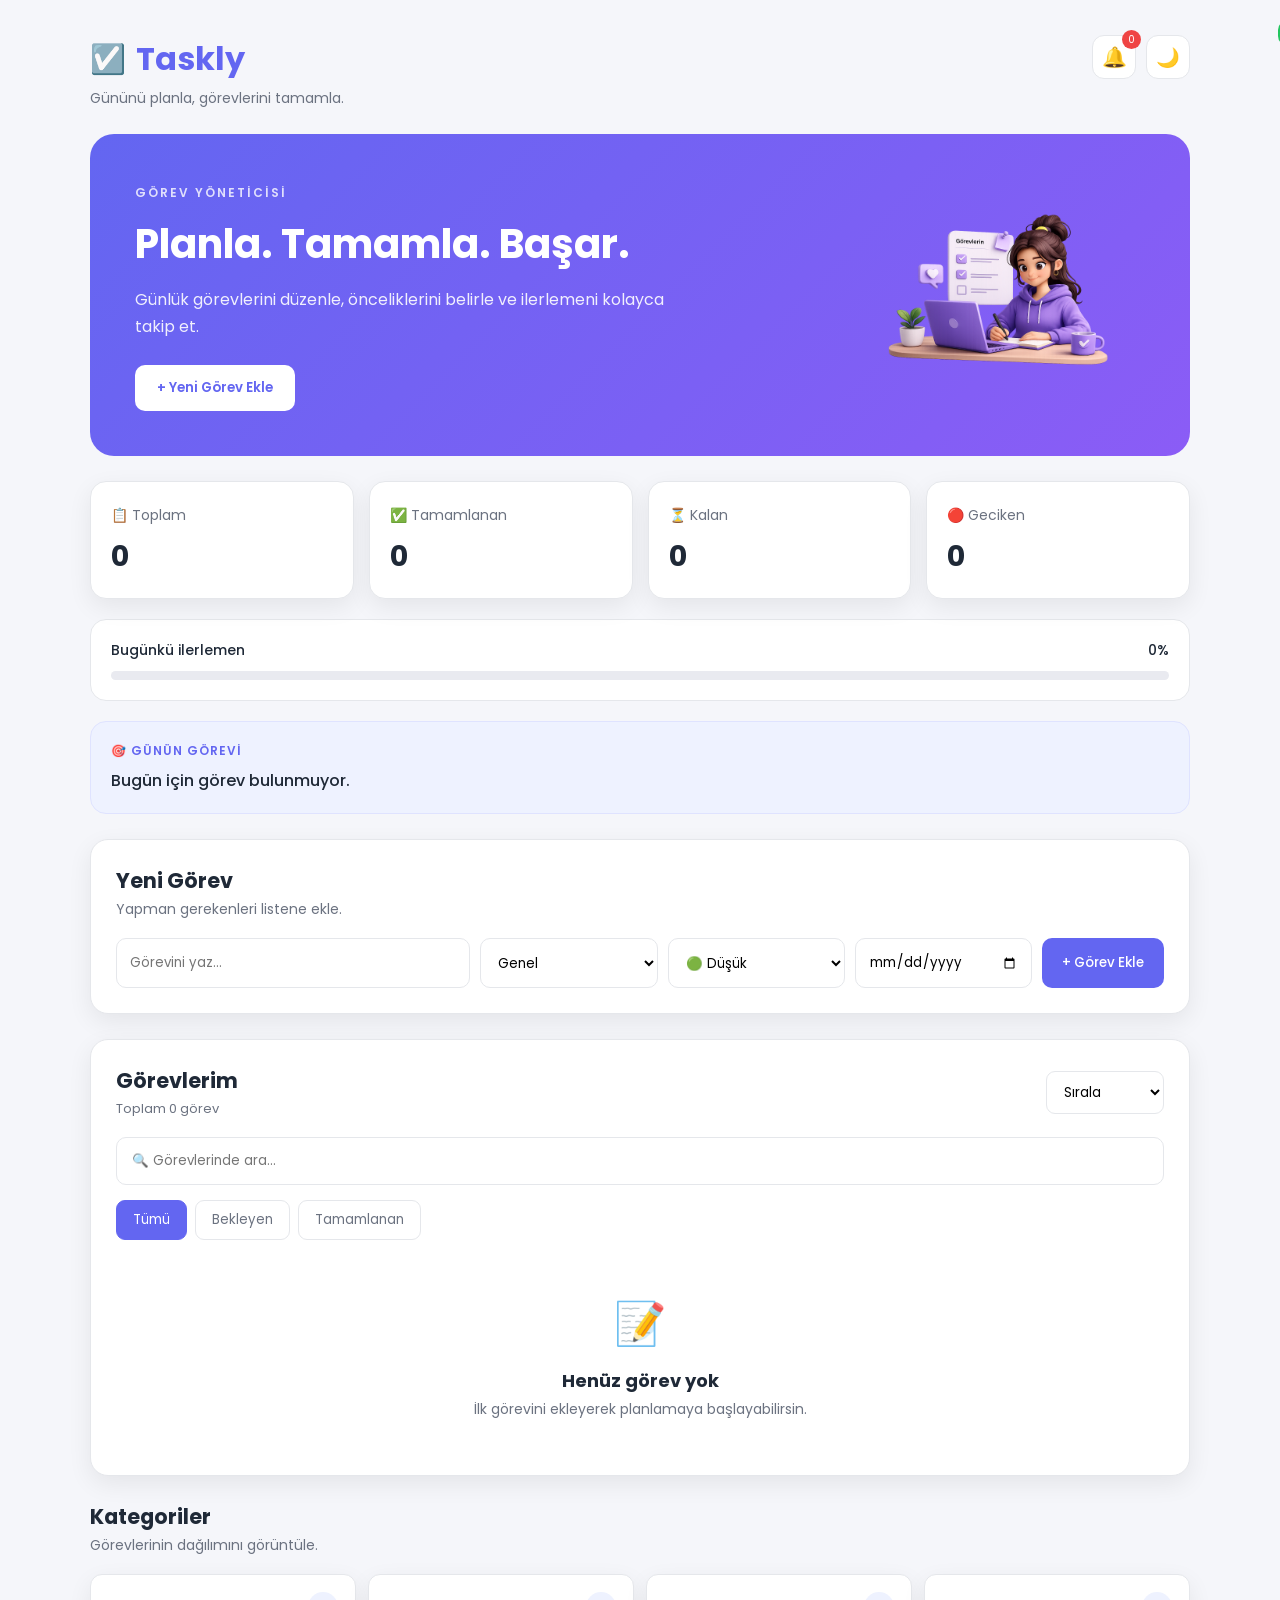
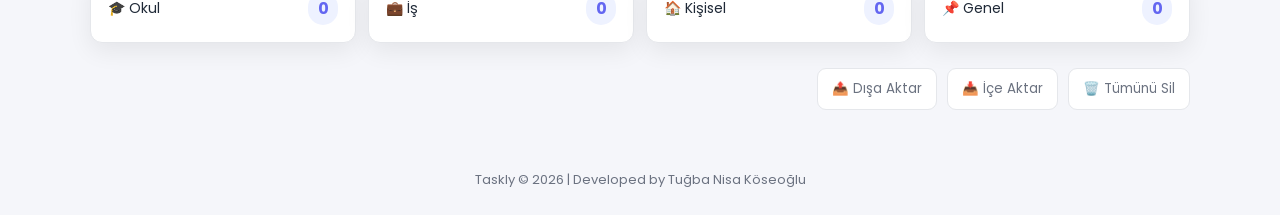
<file: index.html>
<!DOCTYPE html>
<html lang="tr">

<head>
    <meta charset="UTF-8">
    <meta name="viewport" content="width=device-width, initial-scale=1.0">

    <title>Taskly | Görev Yöneticisi</title>

    <link rel="preconnect" href="https://fonts.googleapis.com">
    <link rel="preconnect" href="https://fonts.gstatic.com" crossorigin>

    <link
        href="https://fonts.googleapis.com/css2?family=Poppins:wght@300;400;500;600;700&display=swap"
        rel="stylesheet">

    <link rel="icon" type="image/svg+xml" href="images/icon.svg">
    <link rel="stylesheet" href="style.css">
</head>

<body>

    <main class="container">

        <header class="header">

            <div class="brand">
                <h1>
                    <span class="logo">☑️</span>
                    <span class="title">Taskly</span>
                </h1>

                <p>Gününü planla, görevlerini tamamla.</p>
            </div>

            <div class="header-actions">

                <div class="notification">
                    🔔
                    <span id="notificationCount">0</span>
                </div>

                <button id="themeBtn" title="Tema değiştir">
                    🌙
                </button>

            </div>

        </header>


        <section class="hero">

            <div class="hero-content">

                <span class="hero-label">GÖREV YÖNETİCİSİ</span>

                <h2>Planla. Tamamla. Başar.</h2>

                <p>
                    Günlük görevlerini düzenle, önceliklerini belirle
                    ve ilerlemeni kolayca takip et.
                </p>

                <button onclick="taskInput.focus()">
                    + Yeni Görev Ekle
                </button>

            </div>

            <img src="images/hero.png" alt="Taskly görev yönetimi">

        </section>


        <section class="dashboard">

            <div class="card">
                <span>📋 Toplam</span>
                <h2 id="totalTask">0</h2>
            </div>

            <div class="card">
                <span>✅ Tamamlanan</span>
                <h2 id="completedTask">0</h2>
            </div>

            <div class="card">
                <span>⏳ Kalan</span>
                <h2 id="remainingTask">0</h2>
            </div>

            <div class="card">
                <span>🔴 Geciken</span>
                <h2 id="overdueTask">0</h2>
            </div>

            <h2 id="favoriteTask" hidden>0</h2>
            <h2 id="todayTask" hidden>0</h2>

        </section>


        <section class="progress-card">

            <div class="progress-info">
                <span>Bugünkü ilerlemen</span>
                <span id="progressText">0%</span>
            </div>

            <div class="progress">
                <div id="progressBar"></div>
            </div>

        </section>


        <section class="focus-card">

            <div>
                <span class="section-label">🎯 GÜNÜN GÖREVİ</span>

                <p id="focusTask">
                    Bugün için görev bulunmuyor.
                </p>
            </div>

        </section>


        <section class="task-section">

            <div class="section-heading">
                <div>
                    <h2>Yeni Görev</h2>
                    <p>Yapman gerekenleri listene ekle.</p>
                </div>
            </div>

            <div class="task-form">

                <input
                    type="text"
                    id="taskInput"
                    placeholder="Görevini yaz...">

                <select id="category">
                    <option>Genel</option>
                    <option>Okul</option>
                    <option>İş</option>
                    <option>Kişisel</option>
                </select>

                <select id="priority">
                    <option value="Düşük">🟢 Düşük</option>
                    <option value="Orta">🟡 Orta</option>
                    <option value="Yüksek">🔴 Yüksek</option>
                </select>

                <input
                    type="date"
                    id="date">

                <button id="addBtn">
                    + Görev Ekle
                </button>

            </div>

        </section>


        <section class="tasks-section">

            <div class="tasks-header">

                <div>
                    <h2>Görevlerim</h2>

                    <p id="taskCounter" class="task-counter">
                        Toplam 0 görev
                    </p>
                </div>

                <select id="sortSelect">
                    <option value="default">Sırala</option>
                    <option value="name">🔤 İsim</option>
                    <option value="date">📅 Tarih</option>
                    <option value="priority">🔥 Öncelik</option>
                </select>

            </div>


            <div class="search">

                <input
                    type="text"
                    id="searchInput"
                    placeholder="🔍 Görevlerinde ara...">

            </div>


            <div class="filters">

                <button class="filter active" data-filter="all">
                    Tümü
                </button>

                <button class="filter" data-filter="active">
                    Bekleyen
                </button>

                <button class="filter" data-filter="completed">
                    Tamamlanan
                </button>

            </div>


            <div class="task-list" id="taskList"></div>


            <div id="emptyState" class="empty-state">

                <div class="empty-icon">📝</div>

                <h2>Henüz görev yok</h2>

                <p>
                    İlk görevini ekleyerek planlamaya başlayabilirsin.
                </p>

            </div>

        </section>


        <section class="category-section">

            <div class="section-heading">

                <div>
                    <h2>Kategoriler</h2>
                    <p>Görevlerinin dağılımını görüntüle.</p>
                </div>

            </div>


            <div class="category-stats">

                <div class="category-card">
                    <span>🎓 Okul</span>
                    <strong id="schoolCount">0</strong>
                </div>

                <div class="category-card">
                    <span>💼 İş</span>
                    <strong id="workCount">0</strong>
                </div>

                <div class="category-card">
                    <span>🏠 Kişisel</span>
                    <strong id="personalCount">0</strong>
                </div>

                <div class="category-card">
                    <span>📌 Genel</span>
                    <strong id="generalCount">0</strong>
                </div>

            </div>

        </section>


        <section class="tools">

            <button id="exportBtn">
                📤 Dışa Aktar
            </button>

            <button id="importBtn">
                📥 İçe Aktar
            </button>

            <button id="clearBtn">
                🗑️ Tümünü Sil
            </button>

            <input
                type="file"
                id="fileInput"
                hidden
                accept=".json">

        </section>

    </main>


    <footer class="footer">
        <p>Taskly © 2026 | Developed by Tuğba Nisa Köseoğlu</p>
    </footer>


    <div id="toast"></div>

    <script src="script.js"></script>

</body>

</html>
</file>
<file: style.css>
* {
    margin: 0;
    padding: 0;
    box-sizing: border-box;
}

:root {
    --primary: #6366f1;
    --primary-dark: #4f46e5;

    --success: #22c55e;
    --warning: #f59e0b;
    --danger: #ef4444;

    --background: #f5f6fa;
    --card: #ffffff;

    --text: #1f2937;
    --gray: #6b7280;
    --border: #e5e7eb;

    --shadow: 0 8px 25px rgba(0, 0, 0, 0.07);
}

body {
    font-family: "Poppins", sans-serif;
    background: var(--background);
    color: var(--text);
    min-height: 100vh;
}

button,
input,
select {
    font-family: "Poppins", sans-serif;
}

button {
    cursor: pointer;
}

.container {
    width: 92%;
    max-width: 1100px;
    margin: 35px auto;
}

.header {
    display: flex;
    justify-content: space-between;
    align-items: center;

    margin-bottom: 25px;
}

.brand h1 {
    display: flex;
    align-items: center;
    gap: 10px;

    font-size: 2rem;
}

.logo {
    font-size: 1.8rem;
}

.title {
    color: var(--primary);
}

.brand p {
    color: var(--gray);
    margin-top: 5px;
    font-size: 14px;
}

.header-actions {
    display: flex;
    align-items: center;
    gap: 20px;
}

.notification {
    position: relative;
    font-size: 24px;
}

.notification span {
    position: absolute;

    top: -8px;
    right: -10px;

    width: 20px;
    height: 20px;

    display: flex;
    align-items: center;
    justify-content: center;

    background: var(--danger);
    color: white;

    border-radius: 50%;
    font-size: 11px;
}

#themeBtn {
    width: 45px;
    height: 45px;

    border: 1px solid var(--border);
    border-radius: 12px;

    background: white;

    font-size: 19px;
}

#themeBtn:hover {
    background: #f1f1f5;
}

.hero {
    display: flex;
    justify-content: space-between;
    align-items: center;

    gap: 40px;

    padding: 45px;
    margin-bottom: 25px;

    border-radius: 24px;

    background: linear-gradient(
        135deg,
        #6366f1,
        #8b5cf6
    );

    color: white;
}

.hero-content {
    max-width: 550px;
}

.hero-label {
    display: inline-block;

    margin-bottom: 12px;

    font-size: 12px;
    font-weight: 600;

    letter-spacing: 2px;

    opacity: 0.8;
}

.hero h2 {
    font-size: 2.5rem;
    margin-bottom: 12px;
}

.hero p {
    line-height: 1.7;
    margin-bottom: 25px;

    opacity: 0.9;
}

.hero button {
    border: none;

    padding: 13px 22px;

    border-radius: 10px;

    background: white;
    color: var(--primary);

    font-weight: 600;
}

.hero button:hover {
    transform: translateY(-2px);
}

.hero img {
    width: 300px;
    max-width: 40%;
}

.dashboard {
    display: grid;

    grid-template-columns: repeat(4, 1fr);

    gap: 15px;

    margin-bottom: 20px;
}

.card {
    background: var(--card);

    border: 1px solid var(--border);
    border-radius: 16px;

    padding: 20px;

    box-shadow: var(--shadow);
}

.card span {
    color: var(--gray);
    font-size: 14px;
}

.card h2 {
    margin-top: 8px;

    font-size: 1.8rem;
}


.progress-card {
    background: white;

    border: 1px solid var(--border);
    border-radius: 16px;

    padding: 20px;

    margin-bottom: 20px;
}

.progress-info {
    display: flex;
    justify-content: space-between;

    margin-bottom: 10px;

    font-size: 14px;
    font-weight: 500;
}

.progress {
    width: 100%;
    height: 9px;

    background: #e9eaf0;

    border-radius: 20px;

    overflow: hidden;
}

#progressBar {
    width: 0%;
    height: 100%;

    background: var(--primary);

    transition: width 0.3s;
}

.focus-card {
    background: #eef2ff;

    border: 1px solid #dfe3ff;
    border-radius: 16px;

    padding: 20px;

    margin-bottom: 25px;
}

.section-label {
    display: block;

    color: var(--primary);

    font-size: 12px;
    font-weight: 600;

    letter-spacing: 1px;

    margin-bottom: 8px;
}

.focus-card p {
    font-size: 16px;
    font-weight: 500;
}

.section-heading {
    margin-bottom: 18px;
}

.section-heading h2 {
    font-size: 1.3rem;
    margin-bottom: 3px;
}

.section-heading p {
    color: var(--gray);
    font-size: 14px;
}

.task-section {
    background: white;

    padding: 25px;

    border: 1px solid var(--border);
    border-radius: 18px;

    box-shadow: var(--shadow);

    margin-bottom: 25px;
}

.task-form {
    display: grid;

    grid-template-columns: 2fr 1fr 1fr 1fr auto;

    gap: 10px;
}

.task-form input,
.task-form select {
    width: 100%;

    padding: 13px;

    border: 1px solid var(--border);
    border-radius: 10px;

    background: white;

    outline: none;
}

.task-form input:focus,
.task-form select:focus,
.search input:focus,
#sortSelect:focus {
    border-color: var(--primary);
}

#addBtn {
    border: none;

    padding: 13px 20px;

    border-radius: 10px;

    background: var(--primary);
    color: white;

    font-weight: 500;
}

#addBtn:hover {
    background: var(--primary-dark);
}

.tasks-section {
    background: white;

    padding: 25px;

    border: 1px solid var(--border);
    border-radius: 18px;

    box-shadow: var(--shadow);

    margin-bottom: 25px;
}

.tasks-header {
    display: flex;
    justify-content: space-between;
    align-items: center;

    gap: 20px;

    margin-bottom: 18px;
}

.tasks-header h2 {
    font-size: 1.3rem;
}

.task-counter {
    color: var(--gray);
    font-size: 13px;

    margin-top: 3px;
}

#sortSelect {
    padding: 10px 13px;

    border: 1px solid var(--border);
    border-radius: 9px;

    background: white;

    outline: none;
}

.search {
    margin-bottom: 15px;
}

.search input {
    width: 100%;

    padding: 13px 15px;

    border: 1px solid var(--border);
    border-radius: 10px;

    outline: none;
}

.filters {
    display: flex;

    gap: 8px;

    margin-bottom: 22px;
}

.filter {
    border: 1px solid var(--border);

    padding: 9px 16px;

    border-radius: 9px;

    background: white;

    color: var(--gray);
}

.filter:hover {
    background: #f5f5fa;
}

.filter.active {
    background: var(--primary);
    color: white;

    border-color: var(--primary);
}

.task-list {
    display: flex;
    flex-direction: column;

    gap: 12px;
}

.task {
    display: flex;
    justify-content: space-between;
    align-items: flex-start;

    gap: 15px;

    padding: 18px;

    background: white;

    border: 1px solid var(--border);
    border-left: 5px solid transparent;

    border-radius: 12px;
}

.task:hover {
    box-shadow: 0 6px 18px rgba(0, 0, 0, 0.07);
}

.task.high {
    border-left-color: var(--danger);
}

.task.medium {
    border-left-color: var(--warning);
}

.task.low {
    border-left-color: var(--success);
}

.left {
    display: flex;

    gap: 13px;

    flex: 1;
}

.left h3 {
    font-size: 15px;

    margin-bottom: 4px;

    word-break: break-word;
}

.left p {
    color: var(--gray);
    font-size: 13px;
}

.completed h3 {
    text-decoration: line-through;
    opacity: 0.5;
}

.badge {
    display: inline-block;

    margin-top: 8px;

    padding: 4px 9px;

    border-radius: 20px;

    color: white;

    font-size: 11px;
}

.badge.low,
.low.badge {
    background: var(--success);
}

.badge.medium,
.medium.badge {
    background: var(--warning);
}

.badge.high,
.high.badge {
    background: var(--danger);
}

.done-badge {
    display: inline-block;

    margin-top: 8px;

    padding: 4px 9px;

    border-radius: 20px;

    background: var(--success);
    color: white;

    font-size: 11px;
}

.actions {
    display: flex;
    gap: 7px;
}

.actions button {
    width: 36px;
    height: 36px;

    border: none;
    border-radius: 8px;

    color: white;
}

.favorite {
    background: #facc15;
    color: #333 !important;
}

.edit {
    background: #3b82f6;
}

.delete {
    background: var(--danger);
}

.actions button:hover {
    opacity: 0.85;
}

.overdue {
    background: #fff7f7;
}


.empty-state {
    display: none;

    text-align: center;

    padding: 50px 20px;

    color: var(--gray);
}

.empty-icon {
    font-size: 50px;

    margin-bottom: 12px;
}

.empty-state h2 {
    color: var(--text);

    font-size: 18px;

    margin-bottom: 5px;
}

.empty-state p {
    font-size: 14px;
}


.category-section {
    margin-bottom: 25px;
}

.category-stats {
    display: grid;

    grid-template-columns: repeat(4, 1fr);

    gap: 12px;
}

.category-card {
    display: flex;
    justify-content: space-between;
    align-items: center;

    padding: 17px;

    background: white;

    border: 1px solid var(--border);
    border-radius: 12px;

    box-shadow: var(--shadow);
}

.category-card span {
    font-size: 14px;
}

.category-card strong {
    min-width: 30px;

    padding: 4px 8px;

    text-align: center;

    border-radius: 20px;

    background: #eef2ff;
    color: var(--primary);
}

.tools {
    display: flex;

    justify-content: flex-end;

    gap: 10px;
}

.tools button {
    padding: 10px 14px;

    border: 1px solid var(--border);
    border-radius: 9px;

    background: white;

    color: var(--gray);
}

.tools button:hover {
    border-color: var(--primary);
    color: var(--primary);
}

#clearBtn:hover {
    border-color: var(--danger);
    color: var(--danger);
}

#toast {
    position: fixed;

    top: 20px;
    right: 20px;

    padding: 13px 18px;

    background: var(--success);
    color: white;

    border-radius: 10px;

    transform: translateX(150%);

    transition: 0.3s;

    z-index: 999;
}

#toast.show {
    transform: translateX(0);
}

.footer {
    text-align: center;

    padding: 25px;

    color: var(--gray);

    font-size: 13px;
}


body.dark {
    background: #111827;
    color: #f9fafb;
}

body.dark .title {
    color: #a5b4fc;
}

body.dark .brand p,
body.dark .task-counter,
body.dark .section-heading p {
    color: #9ca3af;
}

body.dark .card,
body.dark .progress-card,
body.dark .task-section,
body.dark .tasks-section,
body.dark .category-card,
body.dark .task,
body.dark #themeBtn,
body.dark .filter,
body.dark .tools button {
    background: #1f2937;

    color: white;

    border-color: #374151;
}

body.dark .focus-card {
    background: #252a4a;
    border-color: #373d68;
}

body.dark input,
body.dark select {
    background: #111827;
    color: white;

    border-color: #374151;
}

body.dark .progress {
    background: #374151;
}

body.dark .empty-state h2 {
    color: white;
}

body.dark .category-card strong {
    background: #312e81;
    color: #c7d2fe;
}

body.dark .overdue {
    background: #3b1c1c;
}

@media (max-width: 850px) {

    .dashboard {
        grid-template-columns: repeat(2, 1fr);
    }

    .task-form {
        grid-template-columns: 1fr 1fr;
    }

    #taskInput,
    #addBtn {
        grid-column: 1 / -1;
    }

    .hero img {
        width: 230px;
    }
}


@media (max-width: 600px) {

    .container {
        width: 94%;
        margin: 20px auto;
    }

    .header {
        align-items: flex-start;
    }

    .brand h1 {
        font-size: 1.7rem;
    }

    .hero {
        flex-direction: column;

        padding: 28px 22px;

        text-align: center;
    }

    .hero h2 {
        font-size: 2rem;
    }

    .hero img {
        width: 190px;
        max-width: 80%;
    }

    .dashboard {
        grid-template-columns: 1fr 1fr;
    }

    .task-form {
        grid-template-columns: 1fr;
    }

    #taskInput,
    #addBtn {
        grid-column: auto;
    }

    .tasks-header {
        flex-direction: column;
        align-items: flex-start;
    }

    #sortSelect {
        width: 100%;
    }

    .filters {
        overflow-x: auto;
    }

    .filter {
        flex: 1;
        white-space: nowrap;
    }

    .task {
        flex-direction: column;
    }

    .actions {
        width: 100%;
        justify-content: flex-end;
    }

    .category-stats {
        grid-template-columns: 1fr 1fr;
    }

    .tools {
        flex-direction: column;
    }

    .tools button {
        width: 100%;
    }
}


@media (max-width: 400px) {

    .dashboard,
    .category-stats {
        grid-template-columns: 1fr;
    }
}

.header {
    width: 100%;
}

.header-actions {
    display: flex;
    flex-direction: row;
    align-items: center;
    justify-content: flex-end;
    gap: 14px;
}

.notification {
    display: flex;
    align-items: center;
    justify-content: center;

    width: 45px;
    height: 45px;

    background: white;
    border: 1px solid var(--border);
    border-radius: 12px;
}

.notification span {
    top: -7px;
    right: -7px;
}

.dashboard {
    grid-template-columns: repeat(4, 1fr);
}

.card {
    min-width: 0;
}

.empty-state {
    padding: 30px 20px;
}

.empty-icon {
    font-size: 42px;
}

@media (max-width: 700px) {

    .dashboard {
        grid-template-columns: repeat(2, 1fr);
    }

}

@media (max-width: 500px) {

    .header {
        align-items: center;
    }

    .brand p {
        max-width: 180px;
    }

    .header-actions {
        gap: 8px;
    }

    .notification,
    #themeBtn {
        width: 40px;
        height: 40px;
    }

    .dashboard {
        grid-template-columns: repeat(2, 1fr);
    }

}

.header {
    position: relative;
    display: flex;
    justify-content: space-between;
    align-items: flex-start;
}

.header-actions {
    display: flex;
    flex-direction: row;
    align-items: center;
    gap: 10px;

    margin-left: auto;
}

.notification {
    width: 44px;
    height: 44px;

    display: flex;
    align-items: center;
    justify-content: center;

    position: relative;

    background: white;
    border: 1px solid var(--border);
    border-radius: 12px;

    font-size: 20px;
}

.notification span {
    position: absolute;

    top: -6px;
    right: -6px;

    width: 19px;
    height: 19px;

    font-size: 10px;
}

#themeBtn {
    width: 44px;
    height: 44px;

    display: flex;
    align-items: center;
    justify-content: center;

    margin: 0;

    background: white;
    border: 1px solid var(--border);
    border-radius: 12px;

    font-size: 19px;
}

@media (max-width: 600px) {

    .header {
        align-items: flex-start;
    }

    .header-actions {
        position: absolute;
        top: 0;
        right: 0;
    }

    .notification,
    #themeBtn {
        width: 40px;
        height: 40px;
    }

}
</file>
